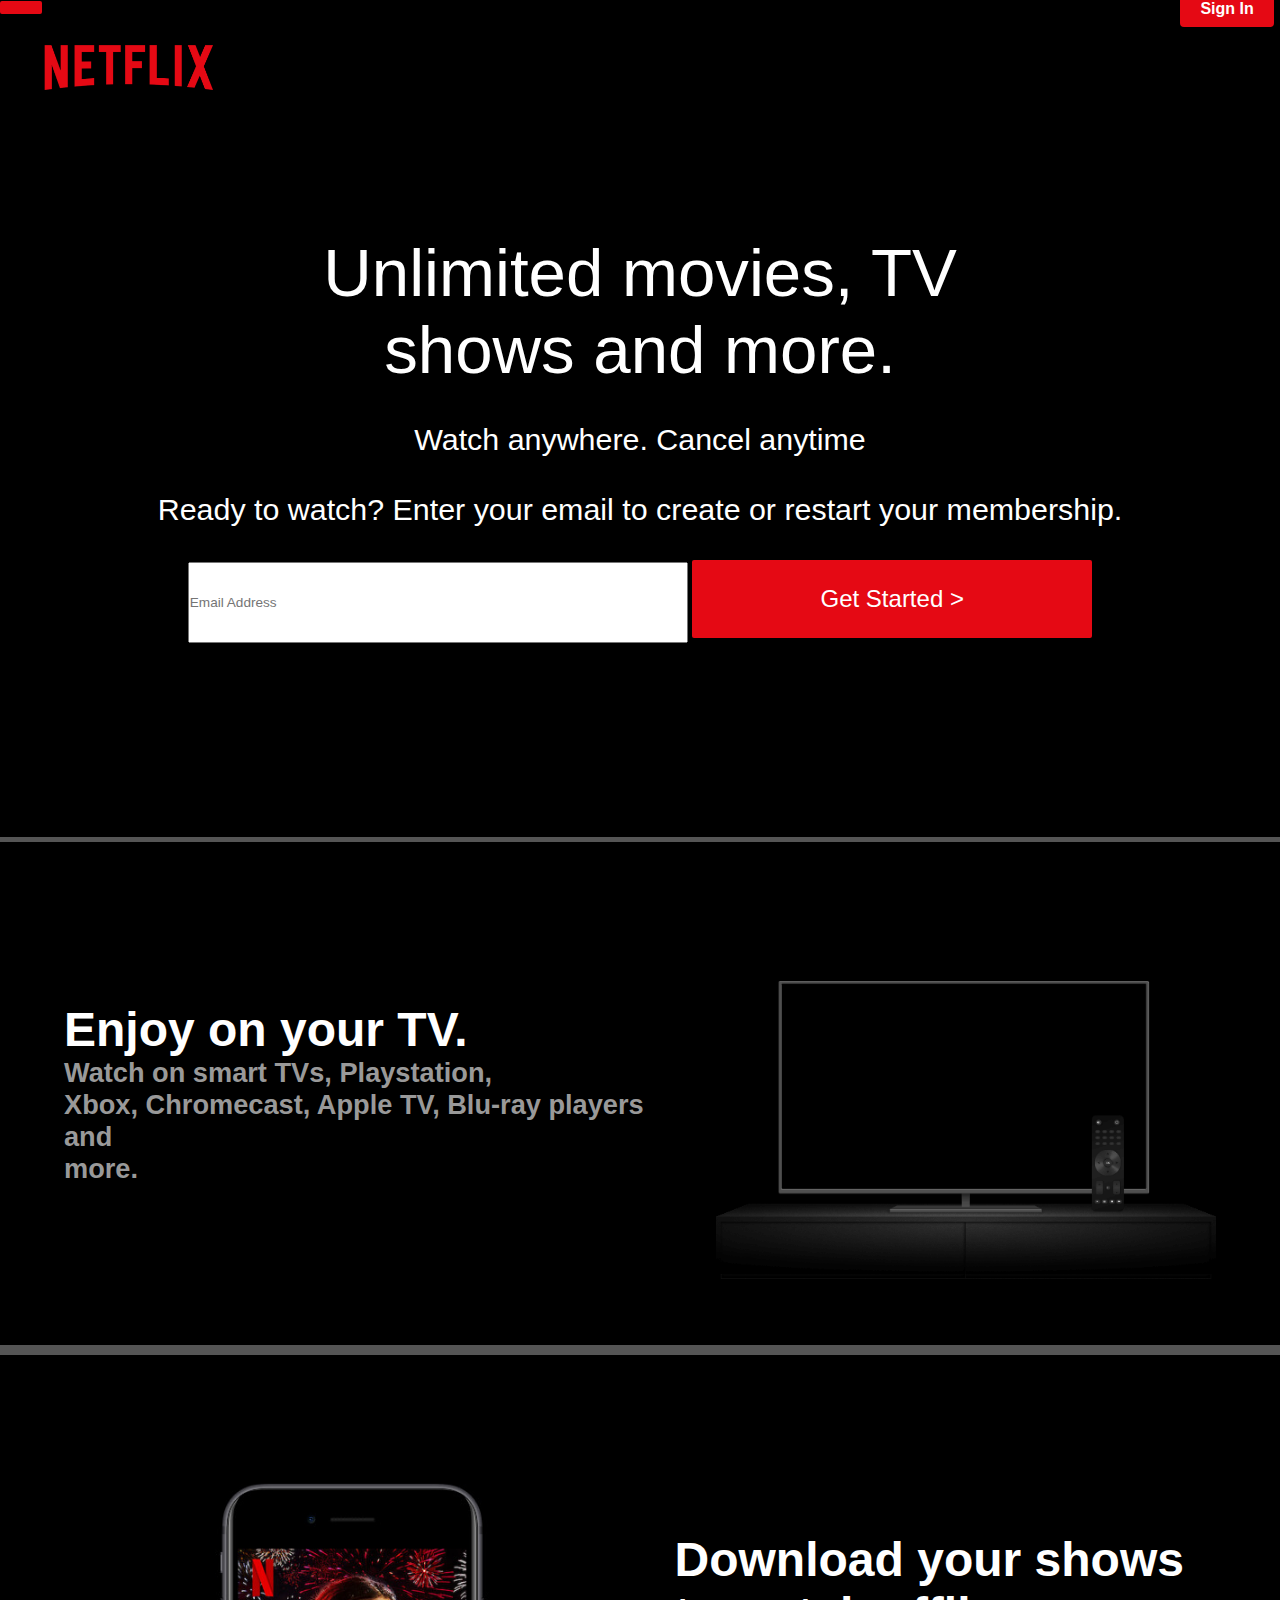
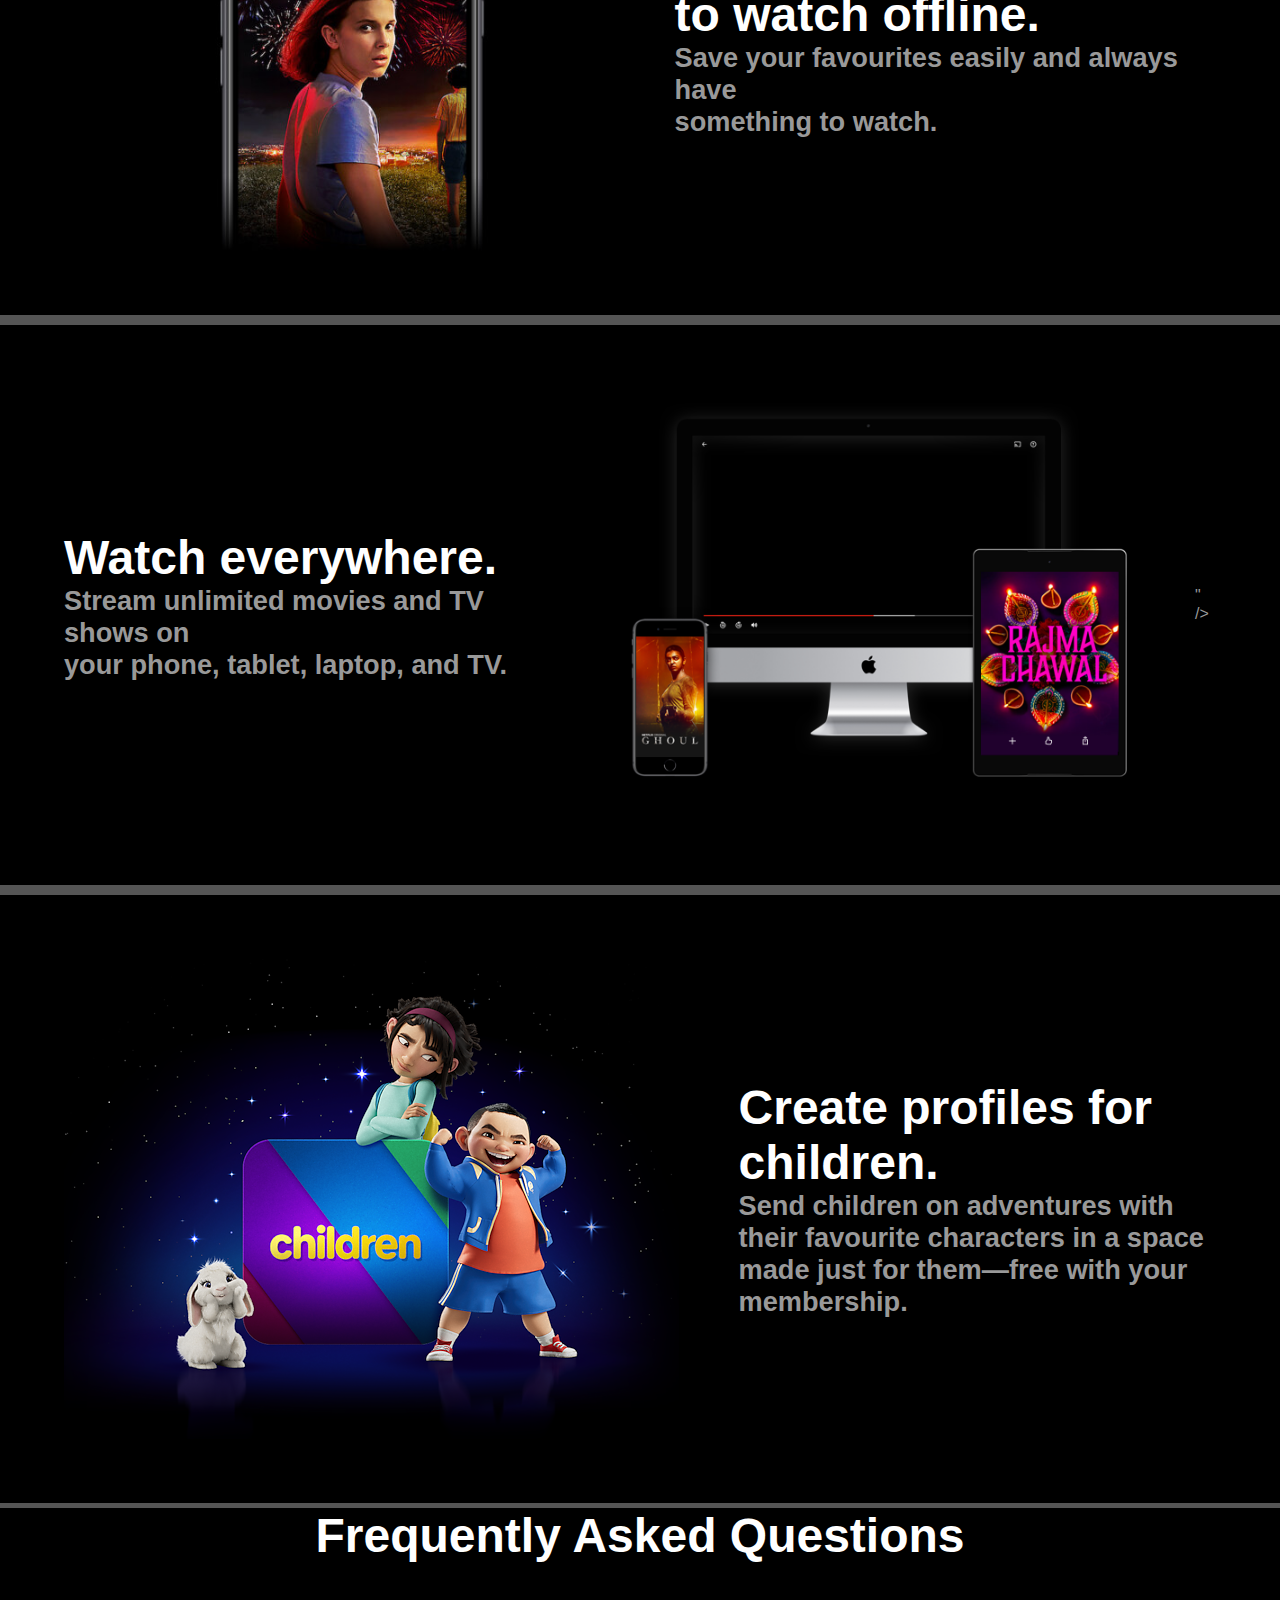
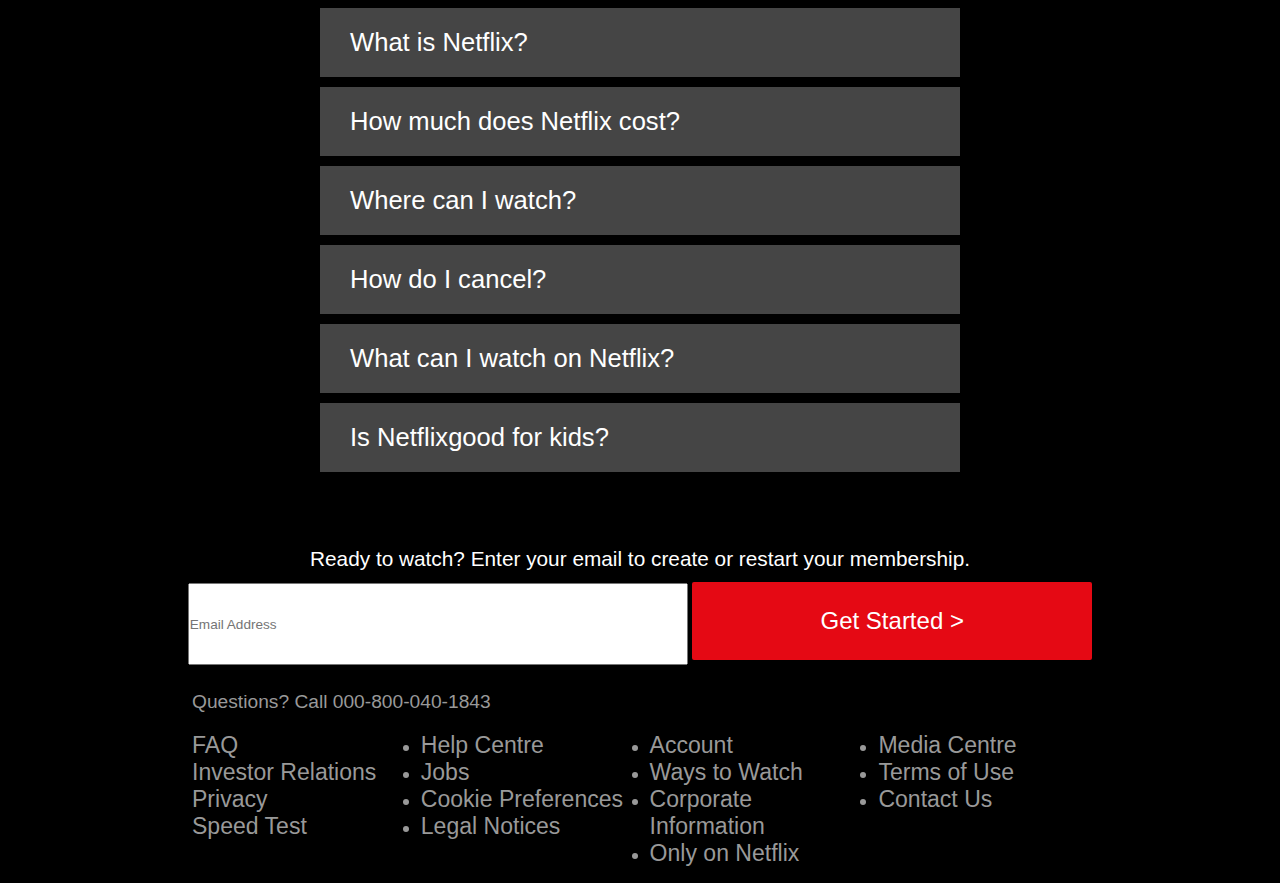
<file: index.html>
<!DOCTYPE html>
<html lang="en">
  <head>
    <meta charset="UTF-8" />
    <meta http-equiv="X-UA-Compatible" content="IE=edge" />
    <meta name="viewport" content="width=device-width, initial-scale=1.0" />

    <title>Netflix - Watch TV Shows Online , Watch Movies Online</title>
    <link rel="stylesheet" href="style.css" />
  </head>
  <body>
    <header class="showcase">
      <div class="showcase-top">
        <img src="nnn logo.png" alt="" />
        <a href="" class="btn btn-rounder"></a>
        
        <a href="signin.html" class="btn1">Sign In</a>
      
      </div>
      <div class="showcase-content">
        <h1>
          <b
            >Unlimited movies, TV
            <h1>
              <b> shows and more.</b>
            </h1>
          </b>
        </h1>
        <p>Watch anywhere. Cancel anytime</p>

        <p>
          Ready to watch? Enter your email to create or restart your membership.
        </p>
        <div class="input">
          <input type="email" name="email" placeholder="Email Address" />
          <a href="#" class="btn-ea"><button>Get Started ></button></a>
        </div>
      </div>
    </header>
    <section class="style-cards">
      <div class="card1">
        <div class="desc1">
          <h1>Enjoy on your TV.</h1>
          <h3>
            Watch on smart TVs, Playstation,
            <h3>Xbox, Chromecast, Apple TV, Blu-ray players and</h3>
            <h3>more.</h3>
          </h3>
        </div>
        <img src="card 2.png" alt="Netflix TV" />
       
      </div>

      <div class="card2">
        <img src="mobile-0819.jpg" alt="Netflix TV" />
        <div class="desc2">
          <h1>Download your shows to watch offline.</h1>
          <h3>
            Save your favourites easily and always have
            <h3>something to watch.</h3>
          </h3>
        </div>
      </div>

      <div class="card3">
        <div class="desc3">
          <h1>Watch everywhere.</h1>
          <h3>Stream unlimited movies and TV shows on</h3>
          <h3>your phone, tablet, laptop, and TV.</h3>
        </div>
        <img src="card3.png" alt="" />
       "
          />
        </video>
      </div>
      <div class="card4">
        <img src="children.png" alt="" />
        <div class="desc4">
          <h1>Create profiles for children.</h1>
          <h3>
            Send children on adventures with their favourite characters in a
            space made just for them—free with your membership.
          </h3>
        </div>
      </div>
    </section>
    <section class="lastsec">
      <div class="faq">
        <h1>Frequently Asked Questions</h1>
        <ul class="questions">
          <li>What is Netflix?</li>
          <li>How much does Netflix cost?</li>
          <li>Where can I watch?</li>
          <li>How do I cancel?</li>
          <li>What can I watch on Netflix?</li>
          <li>Is Netflixgood for kids?</li>
        </ul>
        <p>
          Ready to watch? Enter your email to create or restart your membership.
        </p>
        <div class="input">
          <input type="email" name="email" placeholder="Email Address" />
          <a href="#" class="btn-ea"><button>Get Started ></button></a>
        </div>
      </div>
    </section>
    <footer class="footer">
      <p>Questions? Call 000-800-040-1843</p>
      <div class="footer-clos">
        <ul>
          <li><a href="#">FAQ</a></li>
          <li><a href="#">Investor Relations</a></li>
          <li><a href="#">Privacy</a></li>
          <li><a href="#">Speed Test</a></li>
        </ul>
        <ul>
          <li><a href="#">Help Centre</a></li>
          <li><a href="#">Jobs</a></li>
          <li><a href="#">Cookie Preferences</a></li>
          <li><a href="#">Legal Notices</a></li>
        </ul>
        <ul>
          <li><a href="#">Account</a></li>
          <li><a href="#">Ways to Watch</a></li>
          <li><a href="#">Corporate Information</a></li>
          <li><a href="#">Only on Netflix</a></li>
        </ul>
        <ul>
          <li><a href="#">Media Centre</a></li>
          <li><a href="#">Terms of Use</a></li>

          <li><a href="#">Contact Us</a></li>
        </ul>
      </div>
    </footer>
  </body>
  <script src="java.js"></script>
</html>
</file>
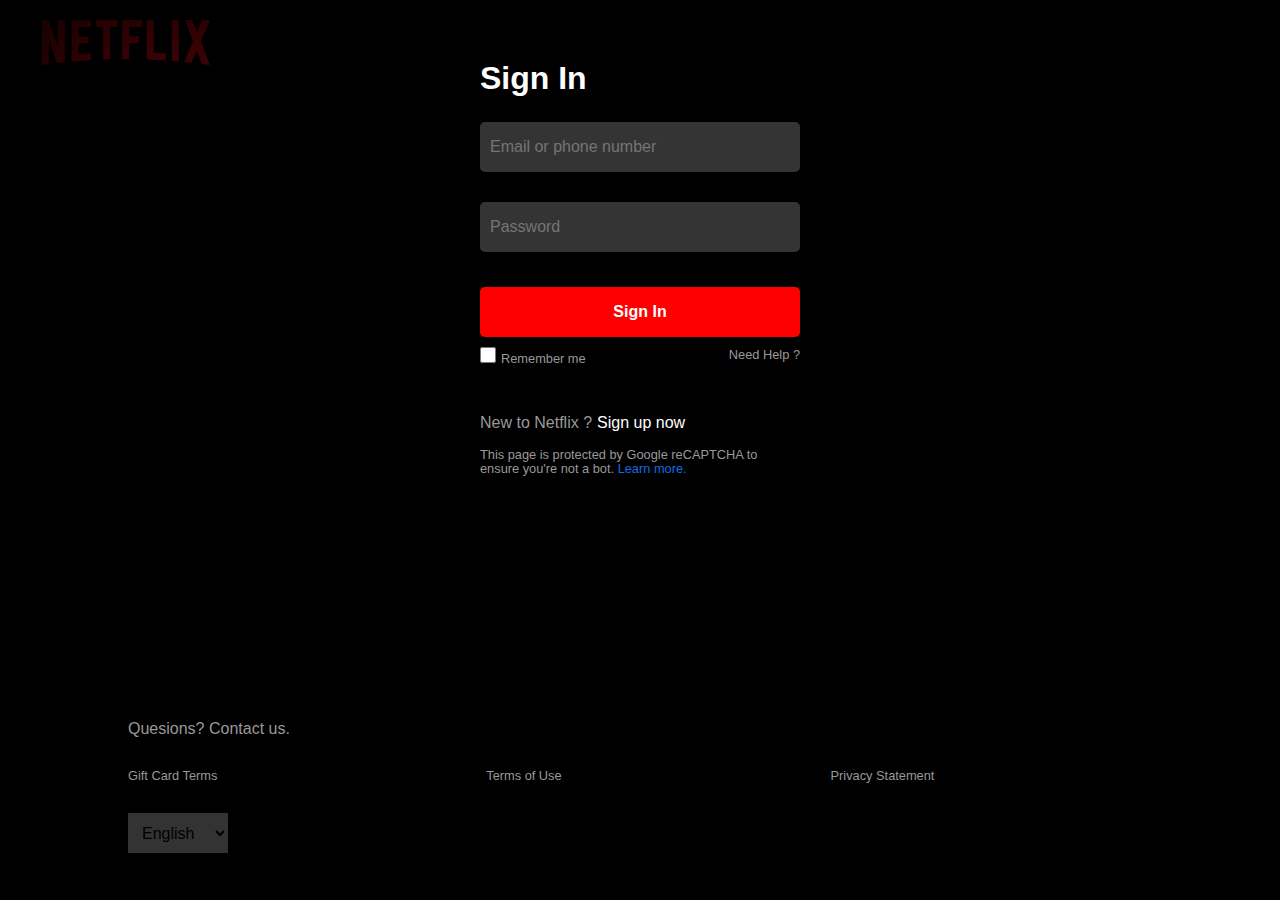
<file: signin.html>
<!DOCTYPE html>
<html lang="en">
  <head>
    <link rel="stylesheet" href="signin.css" />
    <title>Netflix - Watch TV Shows Online, Watch Movies Online</title>
  </head>
  <body>
    <header class="showcase">
      <div class="logo">
        <img src="nnn logo.png" />
      </div>

      <div class="showcase-content">
        <div class="formm">
          <form>
            <h1>Sign In</h1>
            <div class="info">
              <input
                class="email"
                type="email"
                placeholder="Email or phone number"
              />

              <input class="email" type="password" placeholder="Password" />
            </div>
            <div class="btn">
              <button class="btn-primary" type="submit">Sign In</button>
            </div>
            <div class="help">
              <div>
                <input value="true" type="checkbox" /><label>Remember me</label>
              </div>

              <a href="https://www.netflix.com/dz-en/LoginHelp">Need Help ?</a>
            </div>
          </form>
        </div>

        <div class="signup">
          <p>New to Netflix ?</p>
          <a href="signup.html">Sign up now</a>
        </div>
        <div class="more">
          <p>
            This page is protected by Google reCAPTCHA to ensure you're not a
            bot. <a href="#">Learn more.</a>
          </p>
        </div>
      </div>

      <footer>
        <div class="ftr-content">
          <div class="contact">
            <a href="#">Quesions? Contact us.</a>
          </div>
          <div class="ftr">
            <a href="#">Gift Card Terms</a>
            <a href="#">Terms of Use</a>
            <a href="#">Privacy Statement</a>
          </div>
          <div class="select">
            <select>
              <option>English</option>
              <option>العربية</option>
              <option>Français</option>
            </select>
          </div>
        </div>
      </footer>
    </header>
  </body>
</html>
</file>
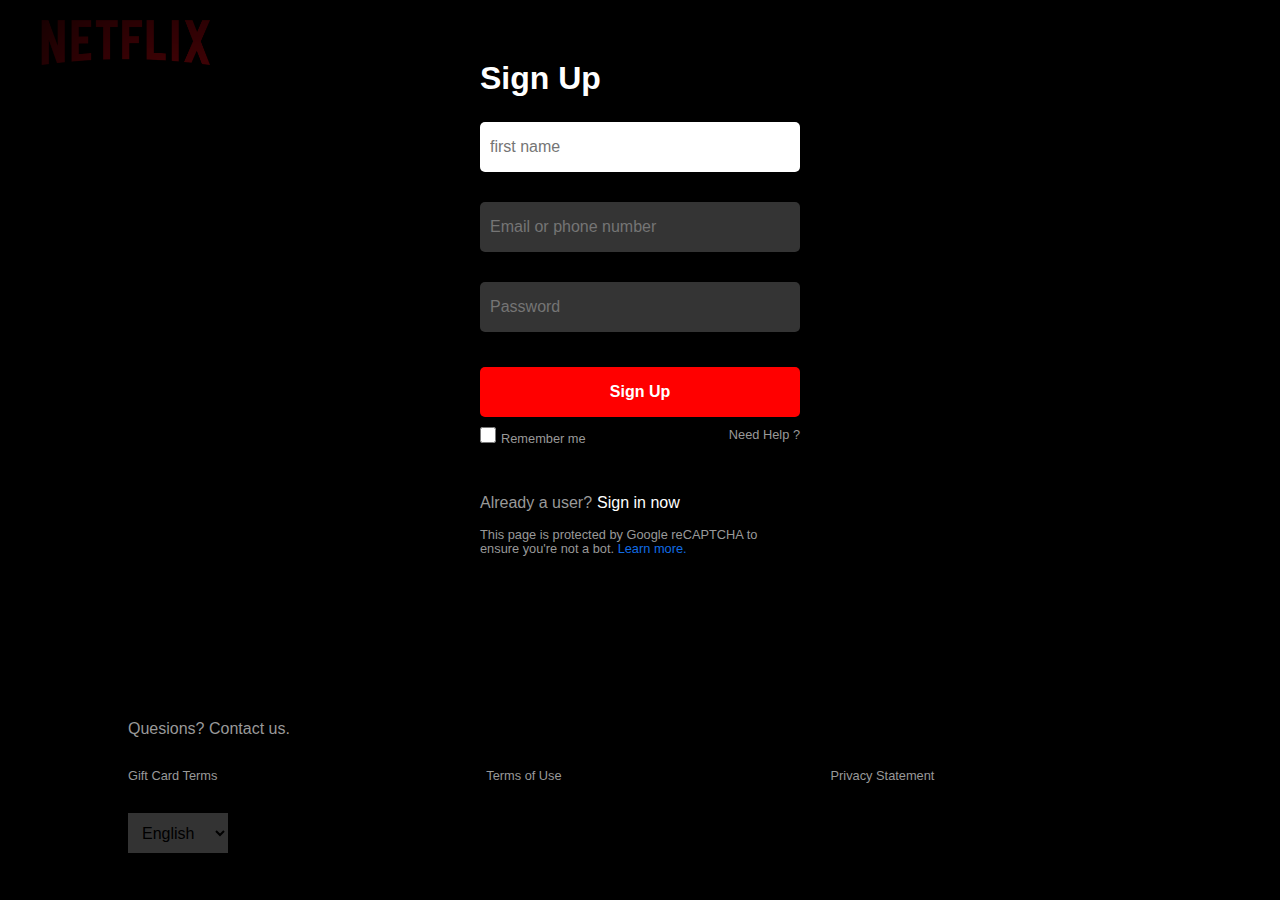
<file: signup.html>
<!DOCTYPE html>
<html lang="en">
  <head>
    <link rel="stylesheet" href="signup.css" />
    <title>Netflix - Watch TV Shows Online, Watch Movies Online</title>
  </head>
  <body>
    <header class="showcase">
      <div class="logo">
        <img src="nnn logo.png" />
      </div>

      <div class="showcase-content">
        <div class="formm">
          <form>
            <h1>Sign Up</h1>
            <div class="info">
              <input class="name" type="first name " placeholder="first name" />

              <input
                class="email"
                type="email"
                placeholder="Email or phone number"
              />

              <input class="email" type="password" placeholder="Password" />
            </div>
            <div class="btn">
              <button class="btn-primary" type="submit">Sign Up</button>
            </div>
            <div class="help">
              <div>
                <input value="true" type="checkbox" /><label>Remember me</label>
              </div>

              <a href="https://www.netflix.com/dz-en/LoginHelp">Need Help ?</a>
            </div>
          </form>
        </div>

        <div class="signup">
          <p>Already a user?</p>
          <a href="https://www.netflix.com/dz-en/">Sign in now</a>
        </div>
        <div class="more">
          <p>
            This page is protected by Google reCAPTCHA to ensure you're not a
            bot. <a href="#">Learn more.</a>
          </p>
        </div>
      </div>

      <footer>
        <div class="ftr-content">
          <div class="contact">
            <a href="#">Quesions? Contact us.</a>
          </div>
          <div class="ftr">
            <a href="#">Gift Card Terms</a>
            <a href="#">Terms of Use</a>
            <a href="#">Privacy Statement</a>
          </div>
          <div class="select">
            <select>
              <option>English</option>
              <option>العربية</option>
              <option>Français</option>
            </select>
          </div>
        </div>
      </footer>
    </header>
  </body>
</html>
</file>
<file: style.css>
:root {
  --primary-color: #e50914;
}
* {
  box-sizing: border-box;
  margin: 0;
  padding: 0;
}
body {
  font-family: -apple-system, BlinkMacSystemFont, "Segoe UI", Roboto, Oxygen,
    Ubuntu, Cantarell, "Open Sans", "Helvetica Neue", sans-serif;
  --webkit-font-smoothing: antialiased;
  background: #000;
  color: #999;
}
h1 {
  color: #fff;
}
a {
  color: #fff;
  text-decoration: none;
}
p {
  margin: 0.5em 0;
}
img {
  width: 100%;
}
.showcase {
  width: 100%;
  height: 93vh;
  position: relative;
  background: url("https://i.ibb.co/vXqDmnh/backgroundnetflix.jpg") no-repeat
    center center/cover;
}
.showcase .btn1 {
  color: #fff;
  font-size: 1em;
  font-weight: 600;
  background-color: #e50914;
  padding: 10px 20px 10px 20px;
  margin-top: 1%;
  margin-left: 88%;
  border-radius: 4px;
}
.showcase::after {
  content: "";
  position: absolute;
  top: 0;
  left: 0;
  width: 100%;
  height: 100%;
  z-index: 1;
  background: rgba(0, 0, 0, 0.6);
  box-shadow: inset 120px 100px 250px #000;
}
.showcase-top {
  position: relative;
  z-index: 2;
  height: 90px;
}
.showcase-top img {
  width: 170px;
  position: absolute;
  top: 50%;
  left: 10%;
  transform: translate(-50%);
}
.showcase-content {
  position: relative;
  margin: auto;
  z-index: 2;
  display: flex;
  flex-direction: column;
  justify-content: center;
  align-items: center;
  text-align: center;
  margin-top: 9rem;
}

.showcase-content h1 {
  font-size: 4.2rem;
  font-weight: 200;
  line-height: normal;
  margin: 0 0 1rem;
}
.showcase-content h1 h1 {
  font-size: 4.2rem;
  font-weight: 200;
  line-height: normal;
  margin: 0 0 1rem;
}
.showcase-content p {
  color: #fff;
  font-size: 1.9rem;
  font-weight: 400;
  line-height: 1.25;
  margin: 0 0 2rem;
}
/*buttons*/
.btn {
  display: inline-block;
  background: var(--primary-color);
  color: #fff;
  padding: 0.4rem 1.3rem;
  font-size: 1rem;
  text-align: center;
  border: none;
  cursor: pointer;
  margin-right: 0.5rem;
  outline: none;
  box-shadow: 0 1px 0 rgba(0, 0, 0, 0.45);
  border-radius: 2px;
}
.btn:hover {
  opacity: 0.9;
}
.btn-rounded {
  border-radius: 5px;
}
.btn-xl {
  font-size: 2rem;
  padding: 1.5rem 2.1rem;
  text-transform: uppercase;
}
.btn-xl {
  font-size: 1rem;
  padding: 0.8rem 1.3rem;
  text-transform: uppercase;
}

.card1 img {
  max-width: 500px;
  z-index: 1;
}
.card1-video {
  position: relative;
  left: 75px;
  top: 95px;
  z-index: -1;
}

.card1 {
  display: flex;
  justify-content: center;
  align-items: center;
  padding: 5%;
  gap: 3%;
  border-bottom: 5px solid #fff5;
  border-top: 5px solid #fff5;
}

.card1 h1 {
  font-size: 3em !important;
}
.card1 h3 {
  font-size: 1.7em !important;
}
.card2 {
  display: flex;
  justify-content: center;
  align-items: center;
  padding: 5%;
  gap: 3%;
  border-bottom: 5px solid #fff5;
  border-top: 5px solid #fff5;
}
.card2 img {
  width: 50%;
}

.card2 h1 {
  font-size: 3em !important;
}
.card2 h3 {
  font-size: 1.7em !important;
}
.card3 img {
  width: 50%;
}
.card3 {
  display: flex;
  justify-content: center;
  align-items: center;
  padding: 5%;
  gap: 3%;
  border-bottom: 5px solid #fff5;
  border-top: 5px solid #fff5;
}

.card3 h1 {
  font-size: 3em !important;
}
.card3 h3 {
  font-size: 1.7em !important;
}
.card4 {
  display: flex;
  justify-content: center;
  align-items: center;
  padding: 5%;
  gap: 3%;
  border-bottom: 5px solid #fff5;
  border-top: 5px solid #fff5;
}

.card4 h1 {
  font-size: 3em !important;
}
.card4 h3 {
  font-size: 1.7em !important;
}
.faq {
  text-align: center;
}
.faq h1 {
  padding-bottom: 40px;
  font-size: 3em;
}
.questions {
  display: flex;
  flex-direction: column;
  flex-basis: 40%;
  align-items: center;
  list-style-type: none;
}
.questions li {
  padding: 20px 30px;
  margin: 5px;
  font-size: 1.6em;
  background-color: rgb(69, 69, 69);
  color: #fff;
  text-align: left;
  width: 50%;
}
.faq p {
  font-size: 1.3em;
  padding-top: 60px;
  color: #fff;
}
.input {
  display: -ms-inline-grid;
  align-items: center;
  grid-template-columns: 50% 40%;
}

.input input {
  width: 500px;
  height: 6em;
  font-size: 0.85em;
}
.input button {
  height: 3.25em;
  width: 400px;
  left: 40px;
  text-align: center;
  background-color: #e50914;
  font-size: 1.5em;
  padding: 15px 30px;
  border: none;
  border-radius: 2px;
  color: #fff;
}
.footer {
  max-width: 70%;
  margin: 1rem auto;
  overflow: auto;
}
.footer,
footer a {
  color: #999999;
  font-size: 1.2em;
}
.footer p {
  margin-bottom: 1.2rem;
}
.footer .footer-clos {
  display: grid;
  grid-template-columns: repeat(4, 1fr);
  grid-gap: 1em;

  list-style: none;
}
.footer li {
  line-height: 2, 3;
}
</file>
<file: signin.css>
* {
  box-sizing: border-box;
  margin: 0;
  padding: 0;
}

body {
  font-family: "Arial", sans-serif;

  background: #000;
  color: #999;
}

ul {
  list-style: none;
}

h1,
h2,
h3,
h4 {
  color: #fff;
}

a {
  color: #fff;
  text-decoration: none;
}

p {
  margin: 0.5rem 0;
}

img {
  width: 100%;
}

.showcase {
  width: 100%;
  height: 100vh;
  position: relative;
  background: url("https://i.ibb.co/vXqDmnh/background.jpg") no-repeat center
    center/cover;
}

.showcase::after {
  content: "";
  position: absolute;
  top: 0;
  left: 0;
  width: 100%;
  height: 100%;
  z-index: 1;
  background: rgba(0, 0, 0, 0.65);
  box-shadow: inset 30px 10px 150px #000000;
}

.logo {
  position: absolute;
  width: 10%;
  height: 10%;
}
.logo img {
  width: 170px;
  position: absolute;
  top: 20px;
  left: 40px;
}

.showcase-content {
  position: relative;
  z-index: 2;
  width: 450px;
  height: 650px;
  background: rgb(0, 0, 0, 0.65);
  margin: 0 auto;
  display: flex;
  flex-direction: column;
  justify-content: flex-start;
  align-items: flex-start;
  text-align: left;
  padding: 60px 65px;
}

.formm h1 {
  margin-bottom: 20px;
}

.formm {
  width: 100%;
  margin-bottom: 40px;
}

.formm .info {
  padding: 5px 0;
  /* margin-bottom: 20px; */
}

.formm .info .email {
  margin-bottom: 30px;
  width: 100%;
  height: 50px;
  border-radius: 5px;
  border: none;
  padding: 10px;
  font-size: inherit;
}

.formm .btn {
  margin-bottom: 10px;
  width: 100%;
}

.btn-primary {
  width: 100%;
  height: 50px;
  border-radius: 5px;
  background: red;
  color: #fff;
  font-size: inherit;
  font-weight: bold;
  border: none;
  cursor: pointer;
  outline: none;
  box-shadow: 0 1px 0 rgba(0, 0, 0, 0.45);
}

.help {
  display: flex;
  justify-content: space-between;
  font-size: 0.8rem;
}

.help a {
  color: #999;
}

.help a:hover {
  text-decoration: underline;
}

/* ------ input ------- */

input[type="checkbox"] {
  background: #737373;
  -webkit-border-radius: 2px;
  -moz-border-radius: 2px;
  border-radius: 2px;
  border: 0;
  height: 16px;
  left: -20px;
  width: 16px;
  margin-right: 5px;
}

input[type="email"] {
  background: #343434;
}

input[type="password"] {
  background: #343434;
}

/* ------ input end ------- */

.fcbk {
  width: 100%;
  display: flex;
  align-items: center;
  justify-content: flex-start;
  font-size: 0.8em;
}

.fcbk img {
  width: 20px;
  margin-right: 10px;
}

.signup {
  width: 100%;
  display: flex;
  align-items: center;
  justify-content: flex-start;
}

.signup p {
  margin-right: 5px;
}

.more {
  font-size: 0.8em;
  line-height: 1.1em;
}

.more a {
  color: rgb(17, 108, 228);
}

.more a:hover,
.signup a:hover {
  text-decoration: underline;
}

/* ------ FOOTER ------- */

footer {
  position: absolute;
  margin-top: 50px;
  z-index: 2;
  background: rgba(0, 0, 0, 0.65);
  width: 100%;
  height: 200px;
}

.ftr-content {
  margin-left: 10%;
  padding-top: 20px;
  font-size: 1em;
}

.ftr-content a {
  color: #999;
}

.ftr-content a:hover {
  text-decoration: underline;
}

.contact {
  margin-bottom: 30px;
}

.contact a:hover {
  text-decoration: underline;
}

.ftr {
  margin-bottom: 30px;
  width: 70%;
  font-size: 0.8em;
  display: flex;
  justify-content: space-between;
}

.select select {
  width: 100px;
  height: 40px;
  border: none;
  font-size: inherit;
  padding-left: 10px;
  background: #333333;
}
</file>
<file: signup.css>
* {
  box-sizing: border-box;
  margin: 0;
  padding: 0;
}

body {
  font-family: "Arial", sans-serif;

  background: #000;
  color: #999;
}

ul {
  list-style: none;
}

h1,
h2,
h3,
h4 {
  color: #fff;
}

a {
  color: #fff;
  text-decoration: none;
}

p {
  margin: 0.5rem 0;
}

img {
  width: 100%;
}

.showcase {
  width: 100%;
  height: 100vh;
  position: relative;
  background: url("https://i.ibb.co/vXqDmnh/background.jpg") no-repeat center
    center/cover;
}

.showcase::after {
  content: "";
  position: absolute;
  top: 0;
  left: 0;
  width: 100%;
  height: 100%;
  z-index: 1;
  background: rgba(0, 0, 0, 0.65);
  box-shadow: inset 30px 10px 150px #000000;
}

.logo {
  position: absolute;
  width: 10%;
  height: 10%;
}
.logo img {
  width: 170px;
  position: absolute;
  top: 20px;
  left: 40px;
}

.showcase-content {
  position: relative;
  z-index: 2;
  width: 450px;
  height: 650px;
  background: rgb(0, 0, 0, 0.65);
  margin: 0 auto;
  display: flex;
  flex-direction: column;
  justify-content: flex-start;
  align-items: flex-start;
  text-align: left;
  padding: 60px 65px;
}

.formm h1 {
  margin-bottom: 20px;
}

.formm {
  width: 100%;
  margin-bottom: 40px;
}

.formm .info {
  padding: 5px 0;
  /* margin-bottom: 20px; */
}

.formm .info .email {
  margin-bottom: 30px;
  width: 100%;
  height: 50px;
  border-radius: 5px;
  border: none;
  padding: 10px;
  font-size: inherit;
}
.formm .info .name {
  margin-bottom: 30px;
  width: 100%;
  height: 50px;
  border-radius: 5px;
  border: none;
  padding: 10px;
  font-size: inherit;
}

.formm .btn {
  margin-bottom: 10px;
  width: 100%;
}

.btn-primary {
  width: 100%;
  height: 50px;
  border-radius: 5px;
  background: red;
  color: #fff;
  font-size: inherit;
  font-weight: bold;
  border: none;
  cursor: pointer;
  outline: none;
  box-shadow: 0 1px 0 rgba(0, 0, 0, 0.45);
}

.help {
  display: flex;
  justify-content: space-between;
  font-size: 0.8rem;
}

.help a {
  color: #999;
}

.help a:hover {
  text-decoration: underline;
}

/* ------ input ------- */

input[type="checkbox"] {
  background: #737373;
  -webkit-border-radius: 2px;
  -moz-border-radius: 2px;
  border-radius: 2px;
  border: 0;
  height: 16px;
  left: -20px;
  width: 16px;
  margin-right: 5px;
}

input[type="email"] {
  background: #343434;
}

input[type="password"] {
  background: #343434;
}

/* ------ input end ------- */

.fcbk {
  width: 100%;
  display: flex;
  align-items: center;
  justify-content: flex-start;
  font-size: 0.8em;
}

.fcbk img {
  width: 20px;
  margin-right: 10px;
}

.signup {
  width: 100%;
  display: flex;
  align-items: center;
  justify-content: flex-start;
}

.signup p {
  margin-right: 5px;
}

.more {
  font-size: 0.8em;
  line-height: 1.1em;
}

.more a {
  color: rgb(17, 108, 228);
}

.more a:hover,
.signup a:hover {
  text-decoration: underline;
}

/* ------ FOOTER ------- */

footer {
  position: absolute;
  margin-top: 50px;
  z-index: 2;
  background: rgba(0, 0, 0, 0.65);
  width: 100%;
  height: 200px;
}

.ftr-content {
  margin-left: 10%;
  padding-top: 20px;
  font-size: 1em;
}

.ftr-content a {
  color: #999;
}

.ftr-content a:hover {
  text-decoration: underline;
}

.contact {
  margin-bottom: 30px;
}

.contact a:hover {
  text-decoration: underline;
}

.ftr {
  margin-bottom: 30px;
  width: 70%;
  font-size: 0.8em;
  display: flex;
  justify-content: space-between;
}

.select select {
  width: 100px;
  height: 40px;
  border: none;
  font-size: inherit;
  padding-left: 10px;
  background: #333333;
}
</file>
